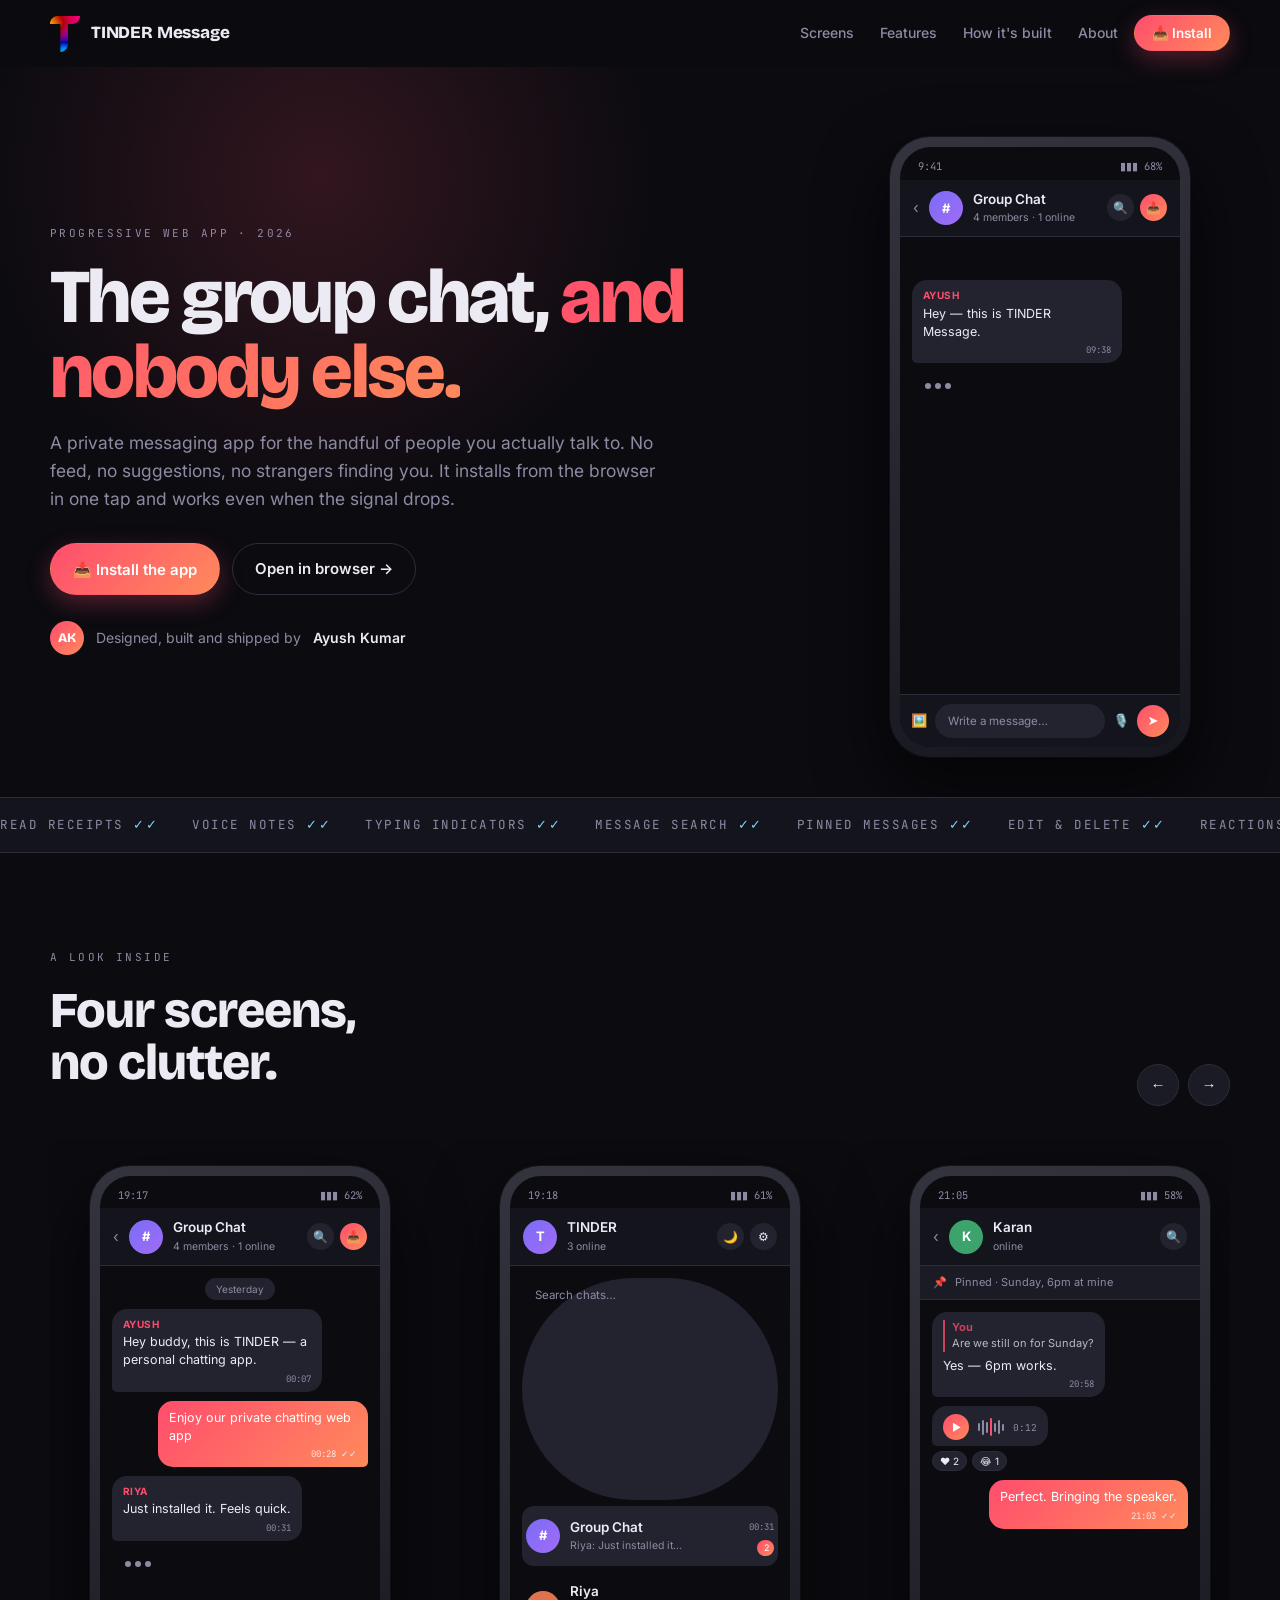
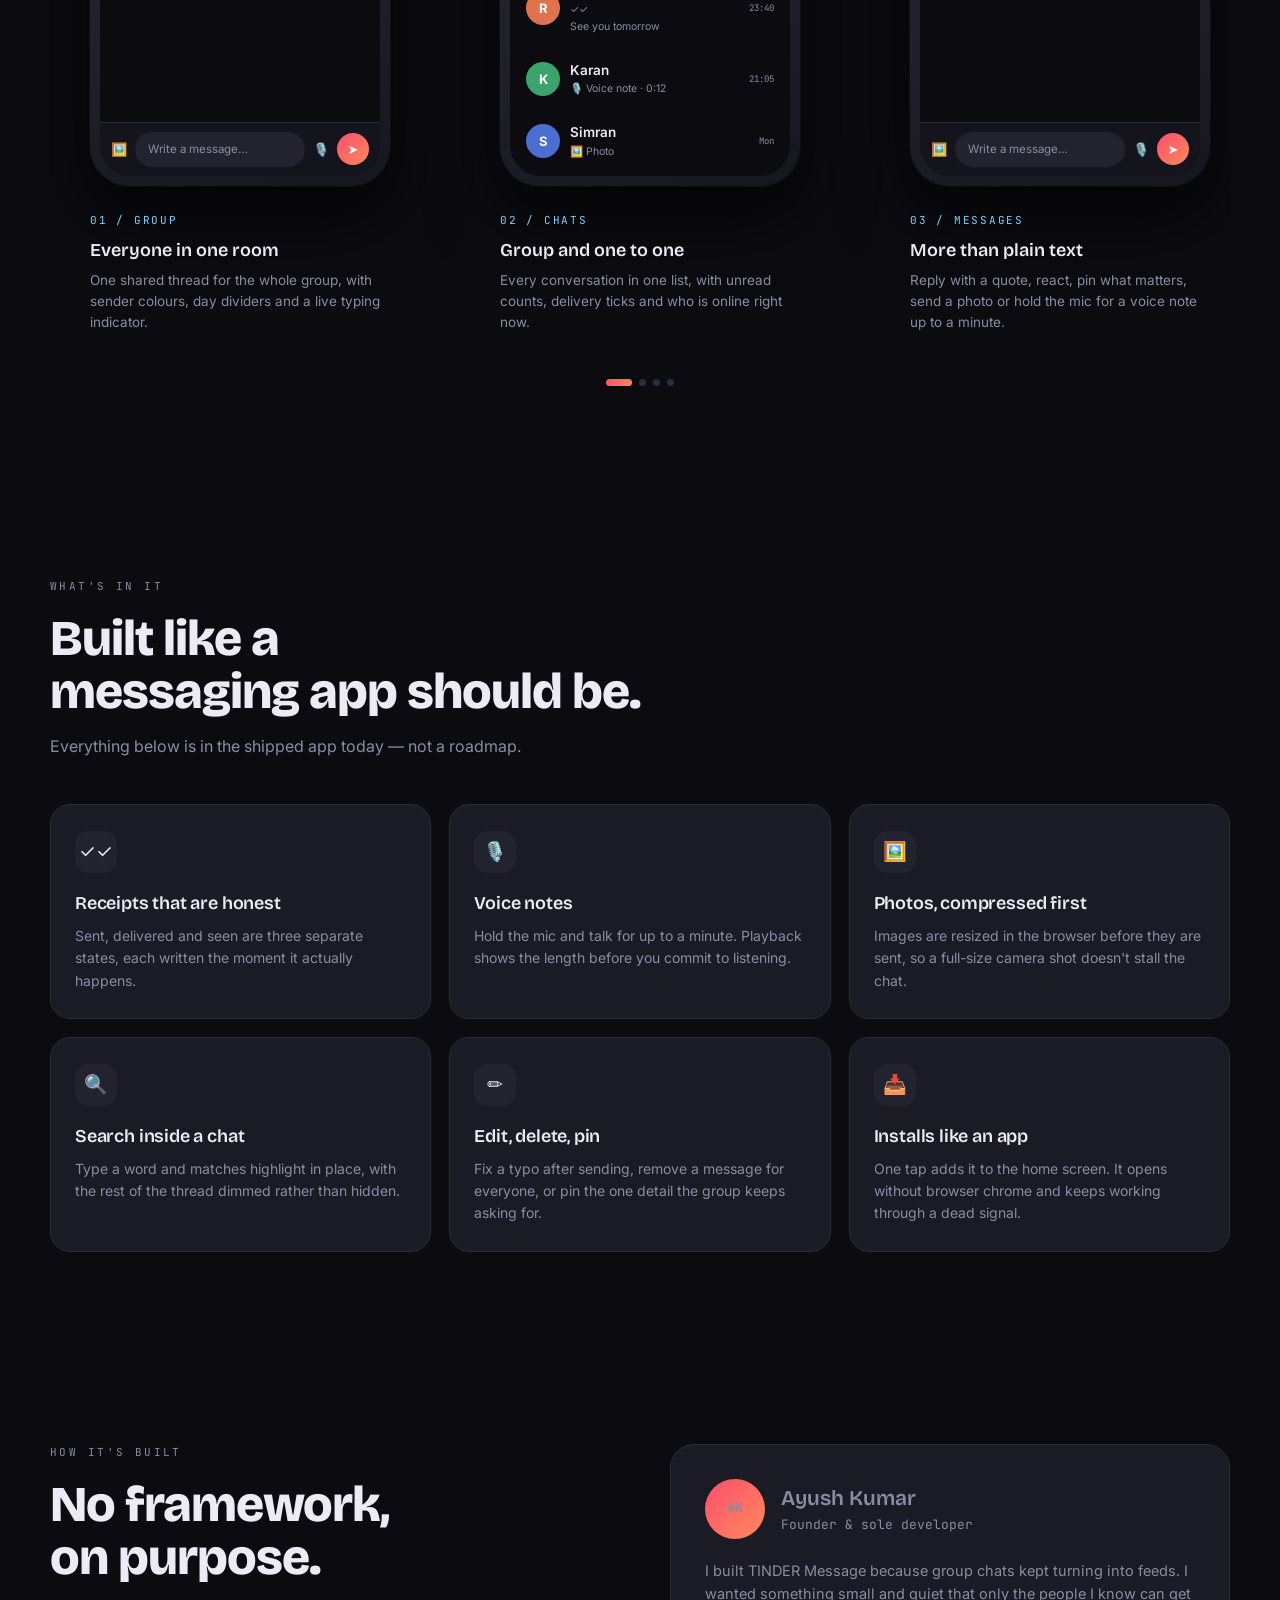
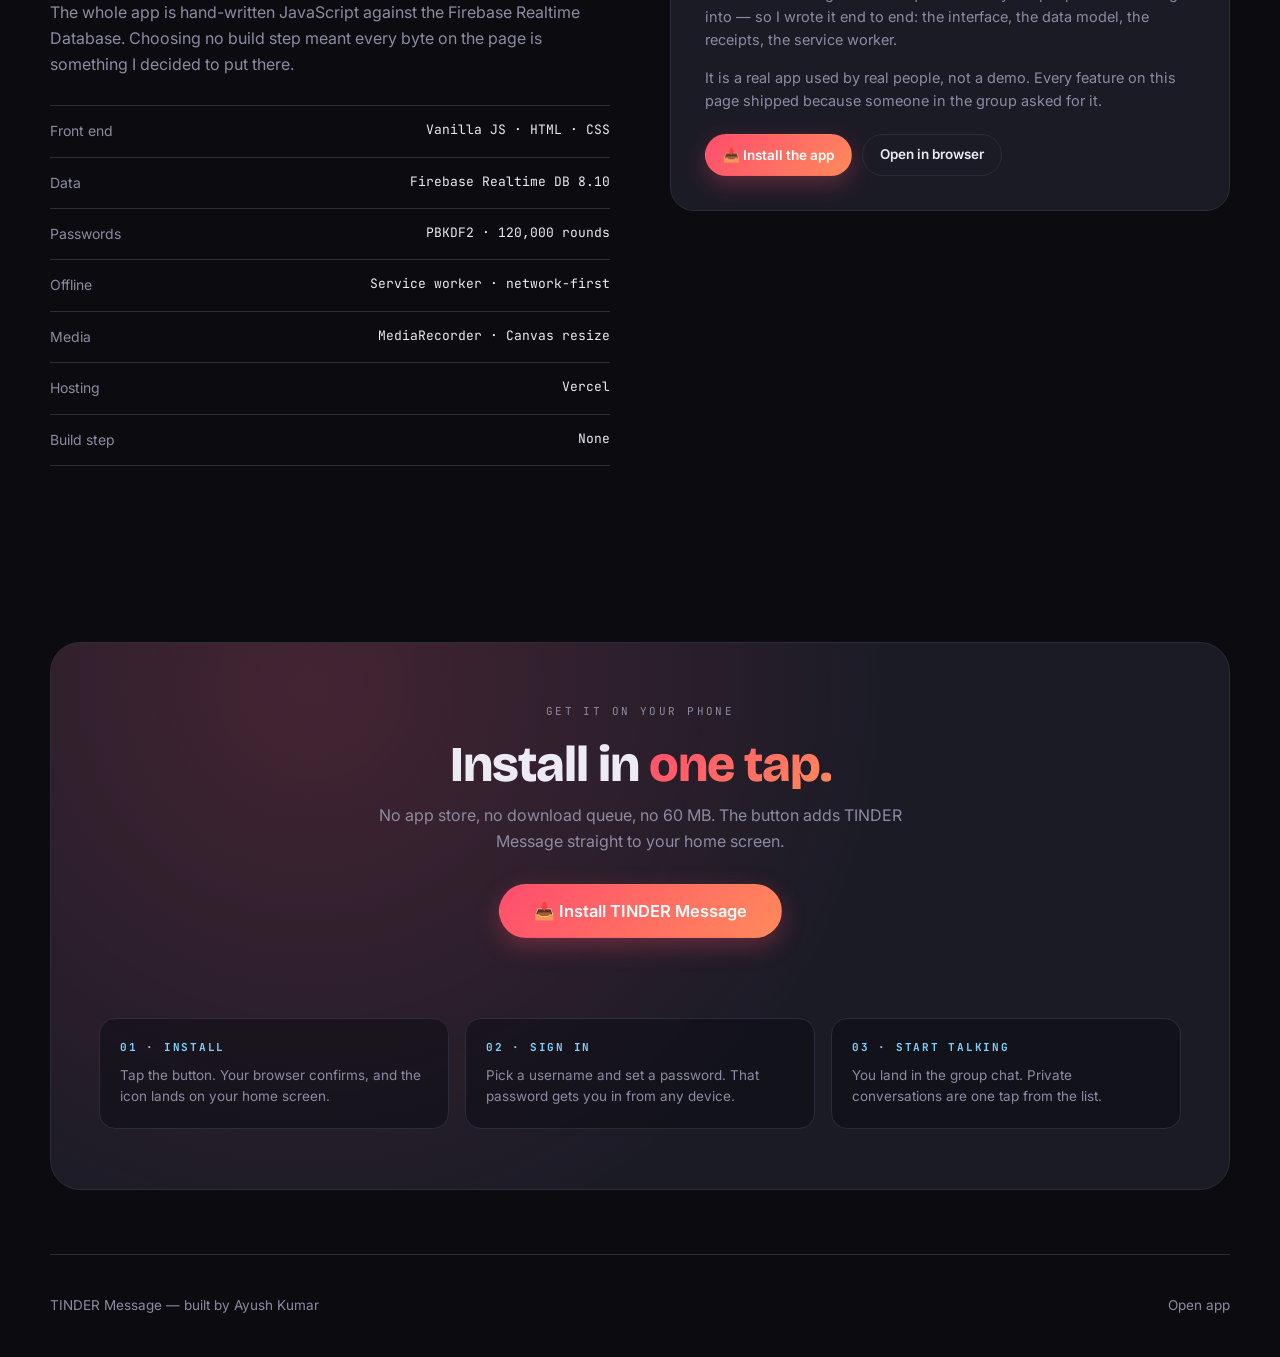
<file: portfolio.html>
<!DOCTYPE html>
<html lang="en" data-theme="dark">
<head>
<meta charset="UTF-8">
<meta name="viewport" content="width=device-width, initial-scale=1.0, viewport-fit=cover">
<title>TINDER Message — a private chat app by Ayush Kumar</title>
<meta name="description" content="TINDER Message is a private group and personal chat app built from scratch by Ayush Kumar. Read receipts, voice notes, reactions and offline support, installable straight from the browser.">
<meta name="theme-color" content="#0b0b10">

<!-- Same manifest as the app, so this page can install it -->
<link rel="manifest" href="manifest.json">
<link rel="icon" href="favicon-32.png" sizes="32x32">
<link rel="icon" href="favicon-48.png" sizes="48x48">
<link rel="apple-touch-icon" href="apple-touch-icon.png">

<!-- ============================================================
     INSTALL PROMPT CAPTURE
     Runs before anything else. Chrome fires beforeinstallprompt
     early; catching it here suppresses the browser's own install
     bar and keeps the page's Install buttons working.
     ============================================================ -->
<script>
  window.__installPrompt = null;
  window.addEventListener("beforeinstallprompt", function (e) {
    e.preventDefault();
    window.__installPrompt = e;
    window.dispatchEvent(new CustomEvent("installready"));
  });
  window.addEventListener("appinstalled", function () {
    window.__installPrompt = null;
    window.dispatchEvent(new CustomEvent("installdone"));
  });
</script>

<link rel="preconnect" href="https://fonts.googleapis.com">
<link rel="preconnect" href="https://fonts.gstatic.com" crossorigin>
<link href="https://fonts.googleapis.com/css2?family=Bricolage+Grotesque:opsz,wght@12..96,400;12..96,600;12..96,800&family=Inter:wght@400;500;600&family=JetBrains+Mono:wght@400;500&display=swap" rel="stylesheet">

<style>
/* =========================================================
   TOKENS
   The palette is lifted straight from the app's style.css so
   the page and the product are unmistakably the same thing.
   The one addition is --seen: the pale blue the app uses for a
   read receipt, borrowed here as the quiet second accent.
   ========================================================= */
:root {
  --ink:     #0b0b10;
  --slate:   #14141c;
  --card:    #1b1b26;
  --card-2:  #23232f;
  --line:    #2c2c3a;
  --text:    #eceaf3;
  --muted:   #8d8ba3;
  --coral:   #ff4d6d;
  --ember:   #ff8a5b;
  --seen:    #7fd0ff;
  --grad:    linear-gradient(135deg, #ff4d6d, #ff8a5b);

  --display: "Bricolage Grotesque", "Segoe UI", sans-serif;
  --body:    "Inter", system-ui, sans-serif;
  --mono:    "JetBrains Mono", ui-monospace, monospace;

  --shell:   1180px;
}

* { box-sizing: border-box; -webkit-tap-highlight-color: transparent; }

html { scroll-behavior: smooth; }

body {
  margin: 0;
  background: var(--ink);
  color: var(--text);
  font-family: var(--body);
  font-size: 16px;
  line-height: 1.6;
  -webkit-font-smoothing: antialiased;
  overflow-x: hidden;
}

img { max-width: 100%; display: block; }
a { color: inherit; }

.shell { width: min(100% - 40px, var(--shell)); margin-inline: auto; }

/* Section rhythm lives on one class only, so nothing cancels out */
.band { padding: 96px 0; position: relative; }
.band--tight { padding: 64px 0; }

.eyebrow {
  font-family: var(--mono);
  font-size: 11px;
  letter-spacing: .22em;
  text-transform: uppercase;
  color: var(--muted);
  margin: 0 0 18px;
}

.h2 {
  font-family: var(--display);
  font-weight: 800;
  font-size: clamp(30px, 4.4vw, 50px);
  line-height: 1.05;
  letter-spacing: -.02em;
  margin: 0 0 16px;
}

.lede { color: var(--muted); max-width: 56ch; margin: 0; }

.grad-text {
  background: var(--grad);
  -webkit-background-clip: text;
  background-clip: text;
  -webkit-text-fill-color: transparent;
}

/* =========================================================
   NAV
   ========================================================= */
.nav {
  position: sticky; top: 0; z-index: 60;
  background: rgba(11, 11, 16, .78);
  backdrop-filter: blur(14px);
  border-bottom: 1px solid transparent;
  transition: border-color .3s ease;
}
.nav.stuck { border-bottom-color: var(--line); }
.nav-in {
  display: flex; align-items: center; gap: 16px;
  height: 66px;
}
.brand { display: flex; align-items: center; gap: 11px; text-decoration: none; margin-right: auto; }
/* The mark carries its own gradient, so it sits on the page directly.
   A coloured tile behind it would fight with it. The glyph is taller
   than it is wide, so height leads and width follows. */
.brand-mark {
  width: 30px; height: 34px;
  display: grid; place-items: center;
}
.brand-mark img { height: 100%; width: auto; object-fit: contain; }
.brand-name {
  font-family: var(--display); font-weight: 800;
  letter-spacing: -.01em; font-size: 17px;
}
.nav-links { display: flex; gap: 26px; }
.nav-links a {
  text-decoration: none; color: var(--muted);
  font-size: 14px; font-weight: 500;
  transition: color .2s ease;
}
.nav-links a:hover { color: var(--text); }

/* =========================================================
   BUTTONS
   ========================================================= */
.btn {
  display: inline-flex; align-items: center; justify-content: center; gap: 9px;
  padding: 13px 22px;
  border: 1px solid transparent;
  border-radius: 999px;
  font-family: var(--body); font-size: 15px; font-weight: 600;
  cursor: pointer; text-decoration: none;
  transition: transform .18s ease, box-shadow .25s ease, background .2s ease;
}
.btn-fill {
  background: var(--grad); color: #fff;
  box-shadow: 0 8px 24px rgba(255, 77, 109, .3);
}
.btn-fill:hover { transform: translateY(-2px); box-shadow: 0 12px 30px rgba(255, 77, 109, .45); }
.btn-line {
  background: transparent; color: var(--text); border-color: var(--line);
}
.btn-line:hover { background: var(--card-2); transform: translateY(-2px); }
.btn-sm { padding: 9px 17px; font-size: 13.5px; }
.btn:focus-visible { outline: 2px solid var(--seen); outline-offset: 3px; }

/* =========================================================
   HERO — the signature
   The page introduces itself as a chat thread, because that is
   the most characteristic thing this product does.
   ========================================================= */
.hero { padding: 70px 0 40px; position: relative; overflow: hidden; }
.hero::before {
  content: ""; position: absolute; inset: -30% 40% 40% -10%;
  background: radial-gradient(circle, rgba(255, 77, 109, .16), transparent 62%);
  pointer-events: none;
}
.hero-in {
  display: grid; grid-template-columns: 1fr 340px; gap: 64px; align-items: center;
  position: relative;
}
.hero h1 {
  font-family: var(--display); font-weight: 800;
  font-size: clamp(40px, 6.6vw, 76px);
  line-height: .98; letter-spacing: -.035em;
  margin: 0 0 20px;
}
.hero p.lede { font-size: 17.5px; margin-bottom: 30px; }
.hero-cta { display: flex; flex-wrap: wrap; gap: 12px; margin-bottom: 26px; }

.byline {
  display: flex; align-items: center; gap: 12px;
  font-size: 14px; color: var(--muted);
}
.byline-dot {
  width: 34px; height: 34px; border-radius: 50%;
  background: var(--grad); color: #fff;
  display: grid; place-items: center;
  font-family: var(--display); font-weight: 800; font-size: 13px;
}
.byline strong { color: var(--text); font-weight: 600; }

/* =========================================================
   PHONE
   One component, reused for the hero thread and every screen
   in the slider.
   ========================================================= */
.phone {
  width: 300px; flex: 0 0 300px;
  border-radius: 40px;
  padding: 10px;
  background: linear-gradient(160deg, #34343f, #16161e);
  box-shadow: 0 30px 70px rgba(0, 0, 0, .6), 0 0 0 1px rgba(255, 255, 255, .05);
}
.phone-screen {
  position: relative;
  height: 600px;
  border-radius: 31px;
  overflow: hidden;
  background: var(--ink);
  display: flex; flex-direction: column;
  font-size: 13px;
}
.notch {
  position: absolute; top: 9px; left: 50%; transform: translateX(-50%);
  width: 92px; height: 20px; border-radius: 999px;
  background: #0b0b10; z-index: 5;
}

/* --- app chrome inside the phone --- */
.p-status {
  display: flex; align-items: center; justify-content: space-between;
  padding: 11px 18px 5px;
  font-family: var(--mono); font-size: 10.5px; color: var(--muted);
}
.p-head {
  display: flex; align-items: center; gap: 10px;
  padding: 9px 13px; border-bottom: 1px solid var(--line);
  background: var(--slate);
}
.p-back { color: var(--muted); font-size: 15px; }
.p-av {
  width: 34px; height: 34px; border-radius: 50%;
  display: grid; place-items: center;
  font-size: 13px; font-weight: 700; color: #fff;
  background: #6c5ce7; flex: 0 0 auto;
}
.p-av.g { background: linear-gradient(135deg, #7b6cf6, #a06cf6); }
.p-title { flex: 1; min-width: 0; }
.p-title b { display: block; font-size: 13.5px; font-weight: 600; }
.p-title span { display: block; font-size: 10.5px; color: var(--muted); }
.p-act { display: flex; gap: 6px; }
.p-ico {
  width: 27px; height: 27px; border-radius: 50%;
  background: var(--card-2); display: grid; place-items: center;
  font-size: 12px;
}
.p-ico.dl { background: var(--grad); }

.p-body {
  flex: 1; padding: 12px 12px 6px;
  display: flex; flex-direction: column; gap: 9px;
  overflow: hidden;
}

.p-day {
  align-self: center;
  background: var(--card-2); color: var(--muted);
  font-size: 10px; padding: 3px 11px; border-radius: 999px;
}

.bub {
  max-width: 82%; padding: 8px 11px 6px;
  border-radius: 15px; font-size: 12.5px; line-height: 1.45;
}
.bub.them { align-self: flex-start; background: var(--card-2); border-bottom-left-radius: 5px; }
.bub.me   { align-self: flex-end; background: var(--grad); color: #fff; border-bottom-right-radius: 5px; }
.bub-who { display: block; font-size: 10px; font-weight: 700; color: var(--coral); margin-bottom: 2px; letter-spacing: .04em; }
.bub.me .bub-who { color: rgba(255,255,255,.85); }
.bub-meta {
  display: block; text-align: right;
  font-family: var(--mono); font-size: 9px;
  color: var(--muted); margin-top: 3px;
}
.bub.me .bub-meta { color: rgba(255,255,255,.8); }
.tick { color: var(--seen); }
.bub.me .tick { color: #d7f0ff; }

.p-foot {
  display: flex; align-items: center; gap: 8px;
  padding: 9px 11px; border-top: 1px solid var(--line);
  background: var(--slate);
}
.p-input {
  flex: 1; background: var(--card-2); color: var(--muted);
  border-radius: 999px; padding: 8px 13px; font-size: 11.5px;
}
.p-send {
  width: 32px; height: 32px; border-radius: 50%;
  background: var(--grad); display: grid; place-items: center;
  color: #fff; font-size: 13px; flex: 0 0 auto;
}

/* typing dots */
.typing { display: flex; gap: 4px; align-items: center; padding: 11px 13px; }
.typing i {
  width: 6px; height: 6px; border-radius: 50%; background: var(--muted);
  animation: bounce 1.3s infinite;
}
.typing i:nth-child(2) { animation-delay: .16s; }
.typing i:nth-child(3) { animation-delay: .32s; }
@keyframes bounce {
  0%, 60%, 100% { transform: translateY(0); opacity: .45; }
  30%           { transform: translateY(-4px); opacity: 1; }
}

/* hero thread entrance */
.thread > * { opacity: 0; transform: translateY(10px) scale(.97); }
.thread > *.on {
  opacity: 1; transform: none;
  transition: opacity .4s ease, transform .4s cubic-bezier(.2, .8, .3, 1);
}

/* =========================================================
   MARQUEE — the app's own vocabulary, on a loop
   ========================================================= */
.marquee {
  border-block: 1px solid var(--line);
  background: var(--slate);
  overflow: hidden;
  padding: 17px 0;
}
.marquee-track {
  display: flex; gap: 34px; width: max-content;
  animation: slide 34s linear infinite;
}
.marquee span {
  font-family: var(--mono); font-size: 12.5px;
  letter-spacing: .12em; text-transform: uppercase;
  color: var(--muted); white-space: nowrap;
}
.marquee span::after { content: " ✓✓"; color: var(--seen); }
@keyframes slide { to { transform: translateX(-50%); } }

/* =========================================================
   SLIDER
   ========================================================= */
.slider-head {
  display: flex; align-items: flex-end; justify-content: space-between;
  gap: 24px; margin-bottom: 34px; flex-wrap: wrap;
}
.arrows { display: flex; gap: 9px; }
.arrow {
  width: 42px; height: 42px; border-radius: 50%;
  border: 1px solid var(--line); background: var(--card);
  color: var(--text); font-size: 15px; cursor: pointer;
  transition: background .2s ease, border-color .2s ease;
}
.arrow:hover { background: var(--card-2); border-color: var(--muted); }
.arrow:focus-visible { outline: 2px solid var(--seen); outline-offset: 2px; }

.rail {
  display: flex; gap: 30px;
  overflow-x: auto; scroll-snap-type: x mandatory;
  padding: 10px 0 30px;
  scrollbar-width: none;
}
.rail::-webkit-scrollbar { display: none; }

.slide { scroll-snap-align: center; }
.slide figcaption {
  width: 300px; margin-top: 20px;
}
.slide-n {
  font-family: var(--mono); font-size: 11px;
  color: var(--seen); letter-spacing: .16em;
}
.slide figcaption b {
  display: block; font-family: var(--display);
  font-size: 18px; font-weight: 600; margin: 5px 0 5px;
}
.slide figcaption p { margin: 0; font-size: 13.5px; color: var(--muted); line-height: 1.55; }

.dots { display: flex; gap: 7px; justify-content: center; }
.dot {
  width: 7px; height: 7px; border-radius: 50%;
  background: var(--line); border: 0; padding: 0; cursor: pointer;
  transition: width .25s ease, background .25s ease;
}
.dot.on { width: 26px; border-radius: 999px; background: var(--grad); }

/* =========================================================
   FEATURES
   ========================================================= */
.feat-grid {
  display: grid; grid-template-columns: repeat(3, 1fr); gap: 18px;
}
.feat {
  background: var(--card); border: 1px solid var(--line);
  border-radius: 20px; padding: 26px 24px;
  transition: transform .25s ease, border-color .25s ease;
}
.feat:hover { transform: translateY(-4px); border-color: #3b3b4d; }
.feat-ico {
  width: 42px; height: 42px; border-radius: 13px;
  background: var(--card-2); display: grid; place-items: center;
  font-size: 19px; margin-bottom: 16px;
}
.feat h3 {
  font-family: var(--display); font-size: 18px; font-weight: 600;
  margin: 0 0 7px; letter-spacing: -.01em;
}
.feat p { margin: 0; font-size: 14px; color: var(--muted); line-height: 1.6; }

/* =========================================================
   STACK + ABOUT
   ========================================================= */
.split { display: grid; grid-template-columns: 1fr 1fr; gap: 60px; align-items: start; }

.spec { border-top: 1px solid var(--line); }
.spec-row {
  display: flex; gap: 20px; justify-content: space-between;
  padding: 14px 0; border-bottom: 1px solid var(--line);
  font-size: 14px;
}
.spec-row dt { color: var(--muted); margin: 0; }
.spec-row dd { margin: 0; font-family: var(--mono); font-size: 13px; text-align: right; }

.card-about {
  background: var(--card); border: 1px solid var(--line);
  border-radius: 24px; padding: 34px;
}
.about-top { display: flex; align-items: center; gap: 16px; margin-bottom: 20px; }
.about-av {
  width: 60px; height: 60px; border-radius: 50%;
  background: var(--grad); color: #fff;
  display: grid; place-items: center;
  font-family: var(--display); font-weight: 800; font-size: 21px;
  flex: 0 0 auto;
}
.about-top b { display: block; font-family: var(--display); font-size: 21px; font-weight: 600; }
.about-top span { font-size: 13px; color: var(--muted); font-family: var(--mono); }
.card-about p { font-size: 14.5px; color: var(--muted); margin: 0 0 14px; }
.links { display: flex; flex-wrap: wrap; gap: 10px; margin-top: 22px; }

/* =========================================================
   INSTALL BAND
   ========================================================= */
.install-band {
  border: 1px solid var(--line);
  border-radius: 30px;
  background:
    radial-gradient(circle at 22% 8%, rgba(255, 77, 109, .18), transparent 55%),
    var(--card);
  padding: 60px 48px;
  text-align: center;
}
.install-band .h2 { margin-bottom: 12px; }
.install-band .lede { margin: 0 auto 30px; }

.steps {
  display: grid; grid-template-columns: repeat(3, 1fr);
  gap: 16px; margin-top: 42px; text-align: left;
}
.step {
  background: rgba(11, 11, 16, .5);
  border: 1px solid var(--line); border-radius: 16px;
  padding: 20px;
}
.step b {
  display: block; font-family: var(--mono); font-size: 11px;
  letter-spacing: .16em; color: var(--seen); margin-bottom: 8px;
}
.step p { margin: 0; font-size: 13.5px; color: var(--muted); }

#installNote {
  margin: 18px auto 0; max-width: 46ch;
  font-size: 13.5px; color: var(--muted);
  min-height: 20px;
}

/* =========================================================
   FOOTER
   ========================================================= */
.foot {
  border-top: 1px solid var(--line);
  padding: 40px 0;
  display: flex; flex-wrap: wrap; gap: 16px;
  align-items: center; justify-content: space-between;
  font-size: 13.5px; color: var(--muted);
}
.foot a { color: var(--muted); text-decoration: none; }
.foot a:hover { color: var(--text); }

/* =========================================================
   SCROLL REVEAL
   ========================================================= */
.rise { opacity: 0; transform: translateY(24px); }
.rise.in {
  opacity: 1; transform: none;
  transition: opacity .65s ease, transform .65s cubic-bezier(.2, .8, .3, 1);
}

/* =========================================================
   RESPONSIVE
   ========================================================= */
@media (max-width: 940px) {
  .hero-in { grid-template-columns: 1fr; gap: 48px; justify-items: center; text-align: center; }
  .hero p.lede { margin-inline: auto; }
  .hero-cta, .byline { justify-content: center; }
  .feat-grid { grid-template-columns: repeat(2, 1fr); }
  .split { grid-template-columns: 1fr; gap: 40px; }
  .nav-links { display: none; }
}

@media (max-width: 620px) {
  .band { padding: 68px 0; }
  .feat-grid { grid-template-columns: 1fr; }
  .steps { grid-template-columns: 1fr; }
  .install-band { padding: 44px 22px; border-radius: 24px; }
  .phone { width: 268px; flex-basis: 268px; }
  .phone-screen { height: 540px; }
  .slide figcaption { width: 268px; }
}

/* =========================================================
   REDUCED MOTION
   Everything still arrives, it just arrives at once.
   ========================================================= */
@media (prefers-reduced-motion: reduce) {
  html { scroll-behavior: auto; }
  .marquee-track { animation: none; }
  .typing i { animation: none; }
  .rise, .thread > * { opacity: 1; transform: none; transition: none; }
  .btn:hover, .feat:hover { transform: none; }
}
</style>
</head>

<body>

<!-- ================= NAV ================= -->
<header class="nav" id="nav">
  <div class="shell nav-in">
    <a class="brand" href="#top">
      <span class="brand-mark"><img src="logo-mark.png" alt=""></span>
      <span class="brand-name">TINDER Message</span>
    </a>
    <nav class="nav-links">
      <a href="#screens">Screens</a>
      <a href="#features">Features</a>
      <a href="#build">How it's built</a>
      <a href="#about">About</a>
    </nav>
    <button class="btn btn-fill btn-sm js-install" type="button">📥 Install</button>
  </div>
</header>

<main id="top">

<!-- ================= HERO ================= -->
<section class="hero">
  <div class="shell hero-in">
    <div>
      <p class="eyebrow">Progressive web app · 2026</p>
      <h1>The group chat, <span class="grad-text">and nobody else.</span></h1>
      <p class="lede">
        A private messaging app for the handful of people you actually talk to.
        No feed, no suggestions, no strangers finding you. It installs from the
        browser in one tap and works even when the signal drops.
      </p>

      <div class="hero-cta">
        <button class="btn btn-fill js-install" type="button">📥 Install the app</button>
        <a class="btn btn-line" href="index.html">Open in browser →</a>
      </div>

      <p class="byline">
        <span class="byline-dot">AK</span>
        Designed, built and shipped by <strong>Ayush Kumar</strong>
      </p>
    </div>

    <!-- SIGNATURE: the page introduces itself in its own product -->
    <div class="phone" aria-label="A conversation in TINDER Message">
      <div class="phone-screen">
        <span class="notch"></span>
        <div class="p-status"><span>9:41</span><span>▮▮▮ 68%</span></div>

        <div class="p-head">
          <span class="p-back">‹</span>
          <span class="p-av g">#</span>
          <span class="p-title"><b>Group Chat</b><span id="heroPresence">4 members · 1 online</span></span>
          <span class="p-act"><span class="p-ico">🔍</span><span class="p-ico dl">📥</span></span>
        </div>

        <div class="p-body thread" id="thread">
          <span class="p-day">Today</span>
        </div>

        <div class="p-foot">
          <span>🖼️</span>
          <span class="p-input">Write a message…</span>
          <span>🎙️</span>
          <span class="p-send">➤</span>
        </div>
      </div>
    </div>
  </div>
</section>

<!-- ================= MARQUEE ================= -->
<div class="marquee" aria-hidden="true">
  <div class="marquee-track" id="marquee"></div>
</div>

<!-- ================= SCREENS ================= -->
<section class="band" id="screens">
  <div class="shell">
    <div class="slider-head rise">
      <div>
        <p class="eyebrow">A look inside</p>
        <h2 class="h2">Four screens,<br>no clutter.</h2>
      </div>
      <div class="arrows">
        <button class="arrow" id="prev" type="button" aria-label="Previous screen">←</button>
        <button class="arrow" id="next" type="button" aria-label="Next screen">→</button>
      </div>
    </div>
  </div>

  <div class="shell">
    <div class="rail" id="rail">

      <!-- 1 · group chat -->
      <figure class="slide">
        <div class="phone">
          <div class="phone-screen">
            <span class="notch"></span>
            <div class="p-status"><span>19:17</span><span>▮▮▮ 62%</span></div>
            <div class="p-head">
              <span class="p-back">‹</span><span class="p-av g">#</span>
              <span class="p-title"><b>Group Chat</b><span>4 members · 1 online</span></span>
              <span class="p-act"><span class="p-ico">🔍</span><span class="p-ico dl">📥</span></span>
            </div>
            <div class="p-body">
              <span class="p-day">Yesterday</span>
              <div class="bub them">
                <b class="bub-who">AYUSH</b>
                Hey buddy, this is TINDER — a personal chatting app.
                <span class="bub-meta">00:07</span>
              </div>
              <div class="bub me">
                Enjoy our private chatting web app
                <span class="bub-meta">00:28 <span class="tick">✓✓</span></span>
              </div>
              <div class="bub them">
                <b class="bub-who">RIYA</b>
                Just installed it. Feels quick.
                <span class="bub-meta">00:31</span>
              </div>
              <div class="typing"><i></i><i></i><i></i></div>
            </div>
            <div class="p-foot">
              <span>🖼️</span><span class="p-input">Write a message…</span>
              <span>🎙️</span><span class="p-send">➤</span>
            </div>
          </div>
        </div>
        <figcaption>
          <span class="slide-n">01 / GROUP</span>
          <b>Everyone in one room</b>
          <p>One shared thread for the whole group, with sender colours, day dividers and a live typing indicator.</p>
        </figcaption>
      </figure>

      <!-- 2 · chat list -->
      <figure class="slide">
        <div class="phone">
          <div class="phone-screen">
            <span class="notch"></span>
            <div class="p-status"><span>19:18</span><span>▮▮▮ 61%</span></div>
            <div class="p-head">
              <span class="p-av g">T</span>
              <span class="p-title"><b>TINDER</b><span>3 online</span></span>
              <span class="p-act"><span class="p-ico">🌙</span><span class="p-ico">⚙️</span></span>
            </div>
            <div class="p-body" style="gap:6px;">
              <span class="p-input" style="width:100%;">Search chats…</span>

              <div style="display:flex;gap:10px;align-items:center;padding:9px 4px;border-radius:12px;background:var(--card-2);">
                <span class="p-av g">#</span>
                <span class="p-title"><b>Group Chat</b><span>Riya: Just installed it…</span></span>
                <span style="text-align:right;">
                  <span style="font-family:var(--mono);font-size:9px;color:var(--muted);">00:31</span><br>
                  <span style="display:inline-block;min-width:17px;padding:1px 5px;border-radius:999px;background:var(--grad);color:#fff;font-size:9px;">2</span>
                </span>
              </div>

              <div style="display:flex;gap:10px;align-items:center;padding:9px 4px;">
                <span class="p-av" style="background:#e0724d;">R</span>
                <span class="p-title"><b>Riya</b><span><span class="tick">✓✓</span> See you tomorrow</span></span>
                <span style="font-family:var(--mono);font-size:9px;color:var(--muted);">23:40</span>
              </div>

              <div style="display:flex;gap:10px;align-items:center;padding:9px 4px;">
                <span class="p-av" style="background:#3ba36b;">K</span>
                <span class="p-title"><b>Karan</b><span>🎙️ Voice note · 0:12</span></span>
                <span style="font-family:var(--mono);font-size:9px;color:var(--muted);">21:05</span>
              </div>

              <div style="display:flex;gap:10px;align-items:center;padding:9px 4px;">
                <span class="p-av" style="background:#4a6fd1;">S</span>
                <span class="p-title"><b>Simran</b><span>🖼️ Photo</span></span>
                <span style="font-family:var(--mono);font-size:9px;color:var(--muted);">Mon</span>
              </div>
            </div>
          </div>
        </div>
        <figcaption>
          <span class="slide-n">02 / CHATS</span>
          <b>Group and one to one</b>
          <p>Every conversation in one list, with unread counts, delivery ticks and who is online right now.</p>
        </figcaption>
      </figure>

      <!-- 3 · rich messages -->
      <figure class="slide">
        <div class="phone">
          <div class="phone-screen">
            <span class="notch"></span>
            <div class="p-status"><span>21:05</span><span>▮▮▮ 58%</span></div>
            <div class="p-head">
              <span class="p-back">‹</span><span class="p-av" style="background:#3ba36b;">K</span>
              <span class="p-title"><b>Karan</b><span>online</span></span>
              <span class="p-act"><span class="p-ico">🔍</span></span>
            </div>

            <div style="display:flex;gap:8px;align-items:center;padding:8px 13px;background:var(--card);border-bottom:1px solid var(--line);font-size:11px;">
              <span>📌</span>
              <span style="color:var(--muted);">Pinned · Sunday, 6pm at mine</span>
            </div>

            <div class="p-body">
              <div class="bub them" style="max-width:88%;">
                <div style="border-left:2px solid var(--coral);padding-left:7px;margin-bottom:5px;opacity:.75;font-size:11px;">
                  <b style="color:var(--coral);">You</b><br>Are we still on for Sunday?
                </div>
                Yes — 6pm works.
                <span class="bub-meta">20:58</span>
              </div>

              <div class="bub them" style="display:flex;align-items:center;gap:9px;max-width:80%;">
                <span style="width:26px;height:26px;border-radius:50%;background:var(--grad);display:grid;place-items:center;color:#fff;font-size:10px;">▶</span>
                <span style="display:flex;gap:2px;align-items:center;">
                  <i style="width:2px;height:8px;background:var(--muted);border-radius:2px;"></i>
                  <i style="width:2px;height:15px;background:var(--muted);border-radius:2px;"></i>
                  <i style="width:2px;height:11px;background:var(--muted);border-radius:2px;"></i>
                  <i style="width:2px;height:18px;background:var(--coral);border-radius:2px;"></i>
                  <i style="width:2px;height:9px;background:var(--muted);border-radius:2px;"></i>
                  <i style="width:2px;height:14px;background:var(--muted);border-radius:2px;"></i>
                  <i style="width:2px;height:7px;background:var(--muted);border-radius:2px;"></i>
                </span>
                <span style="font-family:var(--mono);font-size:9.5px;color:var(--muted);">0:12</span>
              </div>

              <div style="align-self:flex-start;display:flex;gap:5px;margin-top:-4px;">
                <span style="background:var(--card-2);border:1px solid var(--line);border-radius:999px;padding:1px 7px;font-size:10px;">❤️ 2</span>
                <span style="background:var(--card-2);border:1px solid var(--line);border-radius:999px;padding:1px 7px;font-size:10px;">😂 1</span>
              </div>

              <div class="bub me">
                Perfect. Bringing the speaker.
                <span class="bub-meta">21:03 <span class="tick">✓✓</span></span>
              </div>
            </div>

            <div class="p-foot">
              <span>🖼️</span><span class="p-input">Write a message…</span>
              <span>🎙️</span><span class="p-send">➤</span>
            </div>
          </div>
        </div>
        <figcaption>
          <span class="slide-n">03 / MESSAGES</span>
          <b>More than plain text</b>
          <p>Reply with a quote, react, pin what matters, send a photo or hold the mic for a voice note up to a minute.</p>
        </figcaption>
      </figure>

      <!-- 4 · profile -->
      <figure class="slide">
        <div class="phone">
          <div class="phone-screen">
            <span class="notch"></span>
            <div class="p-status"><span>19:22</span><span>▮▮▮ 60%</span></div>
            <div class="p-head">
              <span class="p-title"><b>Your profile</b><span>Visible to the group</span></span>
              <span class="p-act"><span class="p-ico">✕</span></span>
            </div>
            <div class="p-body" style="gap:13px;">
              <div style="display:flex;flex-direction:column;align-items:center;gap:9px;padding-top:6px;">
                <span style="width:74px;height:74px;border-radius:50%;background:var(--grad);display:grid;place-items:center;color:#fff;font-family:var(--display);font-weight:800;font-size:25px;">AK</span>
                <span style="font-size:11px;color:var(--seen);">Change photo</span>
              </div>

              <div>
                <div style="font-size:10px;color:var(--muted);margin-bottom:4px;">Username</div>
                <div class="p-input" style="color:var(--text);">Ayush</div>
              </div>
              <div>
                <div style="font-size:10px;color:var(--muted);margin-bottom:4px;">Age</div>
                <div class="p-input" style="color:var(--text);">21</div>
              </div>
              <div>
                <div style="font-size:10px;color:var(--muted);margin-bottom:4px;">Phone number (private)</div>
                <div class="p-input">Only you can see this</div>
              </div>

              <div style="margin-top:auto;padding-bottom:8px;">
                <div style="background:var(--grad);color:#fff;text-align:center;padding:10px;border-radius:999px;font-size:12.5px;font-weight:600;">Save changes</div>
              </div>
            </div>
          </div>
        </div>
        <figcaption>
          <span class="slide-n">04 / PROFILE</span>
          <b>You choose what shows</b>
          <p>Photo, name and age are shared with the group. Your phone number stays private, and the theme switches to light in a tap.</p>
        </figcaption>
      </figure>

    </div>

    <div class="dots" id="dots"></div>
  </div>
</section>

<!-- ================= FEATURES ================= -->
<section class="band" id="features">
  <div class="shell">
    <div class="rise" style="margin-bottom:44px;">
      <p class="eyebrow">What's in it</p>
      <h2 class="h2">Built like a<br>messaging app should be.</h2>
      <p class="lede">Everything below is in the shipped app today — not a roadmap.</p>
    </div>

    <div class="feat-grid rise">
      <article class="feat">
        <div class="feat-ico">✓✓</div>
        <h3>Receipts that are honest</h3>
        <p>Sent, delivered and seen are three separate states, each written the moment it actually happens.</p>
      </article>
      <article class="feat">
        <div class="feat-ico">🎙️</div>
        <h3>Voice notes</h3>
        <p>Hold the mic and talk for up to a minute. Playback shows the length before you commit to listening.</p>
      </article>
      <article class="feat">
        <div class="feat-ico">🖼️</div>
        <h3>Photos, compressed first</h3>
        <p>Images are resized in the browser before they are sent, so a full-size camera shot doesn't stall the chat.</p>
      </article>
      <article class="feat">
        <div class="feat-ico">🔍</div>
        <h3>Search inside a chat</h3>
        <p>Type a word and matches highlight in place, with the rest of the thread dimmed rather than hidden.</p>
      </article>
      <article class="feat">
        <div class="feat-ico">✏️</div>
        <h3>Edit, delete, pin</h3>
        <p>Fix a typo after sending, remove a message for everyone, or pin the one detail the group keeps asking for.</p>
      </article>
      <article class="feat">
        <div class="feat-ico">📥</div>
        <h3>Installs like an app</h3>
        <p>One tap adds it to the home screen. It opens without browser chrome and keeps working through a dead signal.</p>
      </article>
    </div>
  </div>
</section>

<!-- ================= BUILD + ABOUT ================= -->
<section class="band" id="build">
  <div class="shell split">

    <div class="rise">
      <p class="eyebrow">How it's built</p>
      <h2 class="h2">No framework,<br>on purpose.</h2>
      <p class="lede" style="margin-bottom:28px;">
        The whole app is hand-written JavaScript against the Firebase Realtime
        Database. Choosing no build step meant every byte on the page is
        something I decided to put there.
      </p>

      <dl class="spec">
        <div class="spec-row"><dt>Front end</dt><dd>Vanilla JS · HTML · CSS</dd></div>
        <div class="spec-row"><dt>Data</dt><dd>Firebase Realtime DB 8.10</dd></div>
        <div class="spec-row"><dt>Passwords</dt><dd>PBKDF2 · 120,000 rounds</dd></div>
        <div class="spec-row"><dt>Offline</dt><dd>Service worker · network-first</dd></div>
        <div class="spec-row"><dt>Media</dt><dd>MediaRecorder · Canvas resize</dd></div>
        <div class="spec-row"><dt>Hosting</dt><dd>Vercel</dd></div>
        <div class="spec-row"><dt>Build step</dt><dd>None</dd></div>
      </dl>
    </div>

    <div class="card-about rise" id="about">
      <div class="about-top">
        <span class="about-av">AK</span>
        <span>
          <b>Ayush Kumar</b>
          <span>Founder &amp; sole developer</span>
        </span>
      </div>

      <p>
        I built TINDER Message because group chats kept turning into feeds. I
        wanted something small and quiet that only the people I know can get
        into — so I wrote it end to end: the interface, the data model, the
        receipts, the service worker.
      </p>
      <p>
        It is a real app used by real people, not a demo. Every feature on this
        page shipped because someone in the group asked for it.
      </p>

      <!-- ============================================================
           Add your own contact links here — email, LinkedIn, X, anything.
           Uncomment the line below and drop your address in.
           ============================================================ -->
      <div class="links">
        <button class="btn btn-fill btn-sm js-install" type="button">📥 Install the app</button>
        <a class="btn btn-line btn-sm" href="index.html">Open in browser</a>
        <!-- <a class="btn btn-line btn-sm" href="mailto:YOUR@EMAIL.COM">Email</a> -->
      </div>
    </div>

  </div>
</section>

<!-- ================= INSTALL ================= -->
<section class="band band--tight">
  <div class="shell">
    <div class="install-band rise">
      <p class="eyebrow">Get it on your phone</p>
      <h2 class="h2">Install in <span class="grad-text">one tap.</span></h2>
      <p class="lede">
        No app store, no download queue, no 60 MB. The button adds TINDER
        Message straight to your home screen.
      </p>

      <button class="btn btn-fill js-install" type="button" style="padding:16px 34px;font-size:16.5px;">
        📥 Install TINDER Message
      </button>

      <p id="installNote"></p>

      <div class="steps">
        <div class="step">
          <b>01 · INSTALL</b>
          <p>Tap the button. Your browser confirms, and the icon lands on your home screen.</p>
        </div>
        <div class="step">
          <b>02 · SIGN IN</b>
          <p>Pick a username and set a password. That password gets you in from any device.</p>
        </div>
        <div class="step">
          <b>03 · START TALKING</b>
          <p>You land in the group chat. Private conversations are one tap from the list.</p>
        </div>
      </div>
    </div>
  </div>
</section>

</main>

<footer class="foot shell">
  <span>TINDER Message — built by Ayush Kumar</span>
  <span>
    <a href="index.html">Open app</a>
  </span>
</footer>

<script>
(function () {
  "use strict";

  /* Guarded: an older browser without matchMedia must not take the
     whole page down on its first line. */
  var reduced = !!(window.matchMedia && window.matchMedia("(prefers-reduced-motion: reduce)").matches);

  /* ---------------------------------------------------------
     NAV — hairline appears only once the page has moved
     --------------------------------------------------------- */
  var nav = document.getElementById("nav");
  var onScroll = function () { nav.classList.toggle("stuck", window.scrollY > 8); };
  window.addEventListener("scroll", onScroll, { passive: true });
  onScroll();

  /* ---------------------------------------------------------
     MARQUEE — duplicated once so the loop has no seam
     --------------------------------------------------------- */
  var words = [
    "read receipts", "voice notes", "typing indicators", "message search",
    "pinned messages", "edit & delete", "reactions", "offline ready",
    "private chats", "no ads"
  ];
  var track = document.getElementById("marquee");
  for (var pass = 0; pass < 2; pass++) {
    words.forEach(function (word) {
      var s = document.createElement("span");
      s.textContent = word;
      track.appendChild(s);
    });
  }

  /* ---------------------------------------------------------
     HERO THREAD
     The page writes itself into existence as a conversation.
     This is the one orchestrated moment on the page; everything
     else stays still.
     --------------------------------------------------------- */
  var script = [
    { who: "AYUSH", side: "them", text: "Hey — this is TINDER Message.", time: "09:38" },
    { who: "AYUSH", side: "them", text: "A private chat app I built from scratch. No ads, no algorithm, no strangers.", time: "09:38" },
    { side: "me", text: "Who's it for?", time: "09:39", tick: true },
    { who: "AYUSH", side: "them", text: "The people you actually talk to. That's it.", time: "09:40" },
    { who: "AYUSH", side: "them", text: "Install it and see 📥", time: "09:40" }
  ];

  var thread = document.getElementById("thread");

  function bubble(item) {
    var el = document.createElement("div");
    el.className = "bub " + item.side;

    if (item.who) {
      var who = document.createElement("b");
      who.className = "bub-who";
      who.textContent = item.who;
      el.appendChild(who);
    }

    el.appendChild(document.createTextNode(item.text));

    var meta = document.createElement("span");
    meta.className = "bub-meta";
    meta.textContent = item.time + " ";
    if (item.tick) {
      var t = document.createElement("span");
      t.className = "tick";
      t.textContent = "✓✓";
      meta.appendChild(t);
    }
    el.appendChild(meta);
    return el;
  }

  function typingRow() {
    var row = document.createElement("div");
    row.className = "typing";
    row.innerHTML = "<i></i><i></i><i></i>";
    return row;
  }

  if (reduced) {
    /* No performance — just the finished conversation */
    script.forEach(function (item) {
      var el = bubble(item);
      el.classList.add("on");
      thread.appendChild(el);
    });
  } else {
    var step = 0;

    var play = function () {
      if (step >= script.length) return;

      var item = script[step];
      var dots = typingRow();
      thread.appendChild(dots);
      requestAnimationFrame(function () { dots.classList.add("on"); });

      setTimeout(function () {
        dots.remove();
        var el = bubble(item);
        thread.appendChild(el);
        requestAnimationFrame(function () { el.classList.add("on"); });
        step++;
        setTimeout(play, 430);
      }, item.side === "me" ? 330 : 720);
    };

    setTimeout(play, 520);
  }

  /* ---------------------------------------------------------
     SLIDER
     --------------------------------------------------------- */
  var rail = document.getElementById("rail");
  var slides = rail.querySelectorAll(".slide");
  var dots = document.getElementById("dots");

  slides.forEach(function (slide, i) {
    var b = document.createElement("button");
    b.className = "dot" + (i === 0 ? " on" : "");
    b.type = "button";
    b.setAttribute("aria-label", "Go to screen " + (i + 1));
    b.addEventListener("click", function () { scrollToSlide(i); });
    dots.appendChild(b);
  });

  function slideStep() {
    if (slides.length < 2) return rail.clientWidth;
    return slides[1].offsetLeft - slides[0].offsetLeft;
  }

  function current() {
    return Math.round(rail.scrollLeft / slideStep());
  }

  function scrollToSlide(i) {
    var index = Math.max(0, Math.min(slides.length - 1, i));
    rail.scrollTo({
      left: slides[index].offsetLeft - slides[0].offsetLeft,
      behavior: reduced ? "auto" : "smooth"
    });
  }

  document.getElementById("prev").addEventListener("click", function () { scrollToSlide(current() - 1); });
  document.getElementById("next").addEventListener("click", function () { scrollToSlide(current() + 1); });

  var syncing;
  rail.addEventListener("scroll", function () {
    clearTimeout(syncing);
    syncing = setTimeout(function () {
      var active = current();
      dots.querySelectorAll(".dot").forEach(function (d, i) {
        d.classList.toggle("on", i === active);
      });
    }, 90);
  }, { passive: true });

  /* ---------------------------------------------------------
     SCROLL REVEAL
     --------------------------------------------------------- */
  var risers = document.querySelectorAll(".rise");
  if (reduced || !("IntersectionObserver" in window)) {
    risers.forEach(function (el) { el.classList.add("in"); });
  } else {
    var io = new IntersectionObserver(function (entries) {
      entries.forEach(function (entry) {
        if (!entry.isIntersecting) return;
        entry.target.classList.add("in");
        io.unobserve(entry.target);
      });
    }, { threshold: 0.14, rootMargin: "0px 0px -40px 0px" });
    risers.forEach(function (el) { io.observe(el); });
  }

  /* ---------------------------------------------------------
     INSTALL
     Every .js-install button shares one handler. The prompt is
     captured in <head>; if it never arrives the note explains
     the manual route rather than leaving a dead button.
     --------------------------------------------------------- */
  var buttons = document.querySelectorAll(".js-install");
  var note = document.getElementById("installNote");
  var busy = false;

  function standalone() {
    return !!(window.matchMedia && window.matchMedia("(display-mode: standalone)").matches) ||
           window.navigator.standalone === true;
  }

  function isIos() {
    return /iphone|ipad|ipod/i.test(navigator.userAgent);
  }

  function say(message) {
    if (note) note.textContent = message || "";
  }

  function refresh() {
    if (!standalone()) return;
    buttons.forEach(function (b) {
      b.textContent = "✓ Already installed";
      b.disabled = true;
      b.style.opacity = ".65";
    });
    say("You are viewing this from the installed app.");
  }

  buttons.forEach(function (button) {
    button.addEventListener("click", async function () {
      if (busy) return;

      var prompt = window.__installPrompt;

      if (!prompt) {
        say(isIos()
          ? "On iPhone: tap the Share button in Safari, then choose “Add to Home Screen”."
          : "Your browser hasn't offered the install dialog yet. Reload the page, wait a few seconds, then tap again — or use the browser menu (⋮) → “Install app”.");
        if (note) note.scrollIntoView({ behavior: reduced ? "auto" : "smooth", block: "center" });
        return;
      }

      busy = true;
      try {
        prompt.prompt();
        var choice = await prompt.userChoice;
        say(choice && choice.outcome === "accepted"
          ? "Installing — check your home screen."
          : "Install cancelled. The button is here whenever you want it.");
      } catch (err) {
        say("That didn't open. Try the browser menu (⋮) → “Install app”.");
      } finally {
        window.__installPrompt = null;   // a prompt is single use
        busy = false;
      }
    });
  });

  window.addEventListener("installready", function () { say(""); });
  window.addEventListener("installdone", function () {
    say("Installed. Open TINDER Message from your home screen.");
    refresh();
  });

  refresh();

  /* ---------------------------------------------------------
     SERVICE WORKER
     Registering the app's worker from this page is what makes
     the browser treat the app as installable from here.
     --------------------------------------------------------- */
  if ("serviceWorker" in navigator) {
    window.addEventListener("load", function () {
      navigator.serviceWorker.register("sw.js").catch(function () {});
    });
  }
})();
</script>

</body>
</html>
</file>
